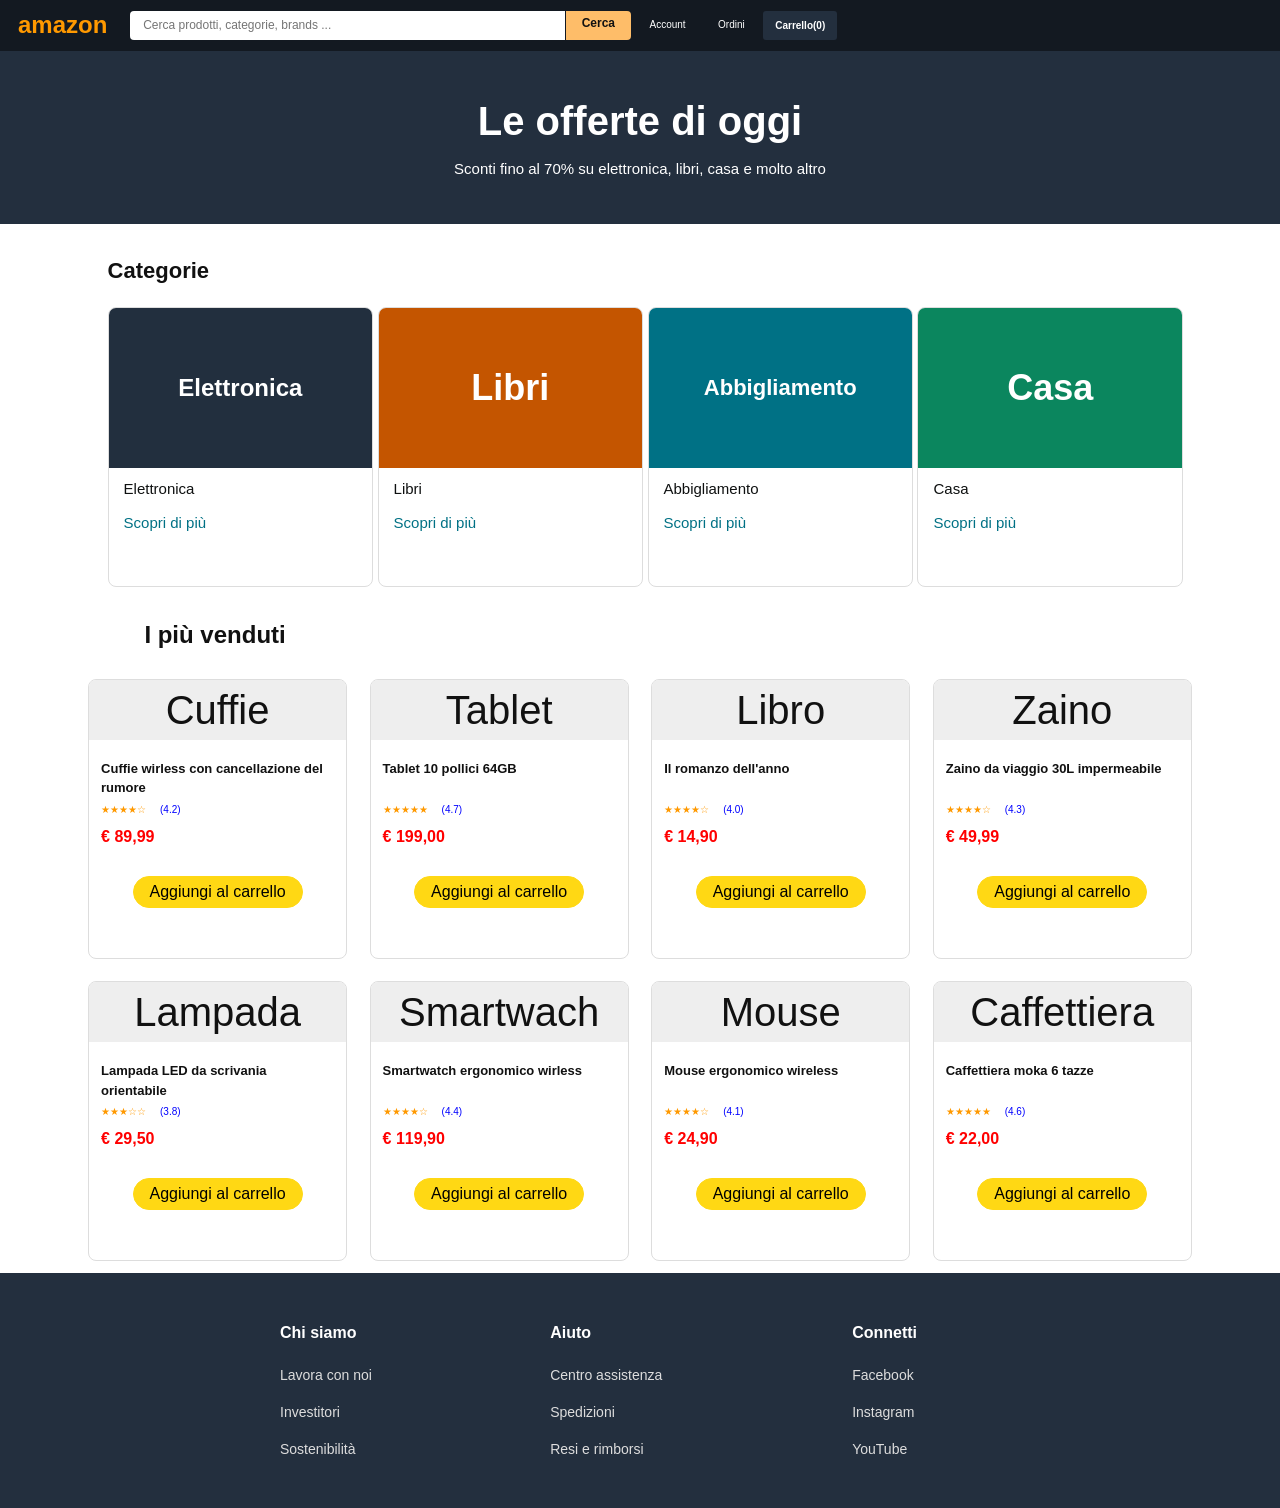
<file: index.html>
<!doctype html>
<html lang="it">

<head>
  <meta charset="UTF-8" />
  <meta name="viewport" content="width=device-width, initial-scale=1.0" />
  <title>Amazon Homepage — Week Project</title>
  <link rel="stylesheet" href="style.css" />
</head>

<body>
  <header id header>
    <!-- Logo, barra di ricerca, link Account / Ordini / Carrello -->
    <div class="divH">
      <h1>amazon</h1>
      <input type="text" id="Ricerca" name="Ricerca" placeholder=" Cerca prodotti, categorie, brands ..." required />
       <a href="javascript:void(0)" class="buttonI">Cerca</a>
        <h5>Account</h5>
        <h5>Ordini</h5>
        <span><button class="buttonII">Carrello(0)</span></button>
    </div>
  </header>

  <main>
    <section class="hero">
      <!-- Titolo grande, sottotitolo -->
      <h2>Le offerte di oggi</h2>
      <h3>Sconti fino al 70% su elettronica, libri, casa e molto altro</h3>
    </section>

    <section class="categorie">
  <h2>Categorie</h2>

  <div class="BCe">
    <div class="titoloCategoria">Elettronica</div>
    <p>Elettronica</p>
    <p class="Void"><a href="javascript:void(0)">Scopri di più</a></p>
  </div>

  <div class="BCl">
    <div class="titoloCategoria">Libri</div>
    <p>Libri</p>
    <p class="Void"><a href="javascript:void(0)">Scopri di più</a></p>
  </div>

  <div class="BCa">
    <div class="titoloCategoria">Abbigliamento</div>
    <p>Abbigliamento</p>
    <p class="Void"><a href="javascript:void(0)">Scopri di più</a></p>
  </div>

  <div class="BCc">
    <div class="titoloCategoria">Casa</div>
    <p>Casa</p>
    <p class="Void"><a href="javascript:void(0)">Scopri di più</a></p>
  </div>
</section>

    <section class="prodotti">
      <h2>I più venduti</h2>
      <div class="oggetti">
        <span class="NI">Cuffie</span>
        <h4>Cuffie wirless con cancellazione del rumore</h4>
        <p class="star">★★★★☆<span class="Valutazione">(4.2)</span></p>
        <p class="prezzo">€ 89,99</p>
        <button>Aggiungi al carrello</button>
      </div>
      <div class="oggetti">
        <span class="NI">Tablet</span>
        <h4>Tablet 10 pollici 64GB</h4>
        <p class="star">★★★★★<span class="Valutazione">(4.7)</span></p>
        <p class="prezzo">€ 199,00</p>
        <button>Aggiungi al carrello</button>
      </div>
      <div class="oggetti">
        <span class="NI">Libro</span>
        <h4>Il romanzo dell'anno</h4>
        <p class="star">★★★★☆<span class="Valutazione">(4.0)</span></p>
        <p class="prezzo">€ 14,90</p>
        <button>Aggiungi al carrello</button>
      </div>
      <div class="oggetti">
        <span class="NI">Zaino</span>
        <h4>Zaino da viaggio 30L impermeabile</h4>
        <p class="star">★★★★☆<span class="Valutazione">(4.3)</span></p>
        <p class="prezzo">€ 49,99</p>
        <button>Aggiungi al carrello</button>
      </div>
      <div class="oggetti">
        <span class="NI">Lampada</span>
        <h4>Lampada LED da scrivania orientabile</h4>
        <p class="star">★★★☆☆<span class="Valutazione">(3.8)</span></p>
        <p class="prezzo">€ 29,50</p>
        <button>Aggiungi al carrello</button>
      </div>
      <div class="oggetti">
        <span class="NI">Smartwach</span>
        <h4>Smartwatch ergonomico wirless</h4>
        <p class="star">★★★★☆<span class="Valutazione">(4.4)</span></p>
        <p class="prezzo">€ 119,90</p>
        <button>Aggiungi al carrello</button>
      </div>
      <div class="oggetti">
        <span class="NI">Mouse</span>
        <h4>Mouse ergonomico wireless</h4>
        <p class="star">★★★★☆<span class="Valutazione">(4.1)</span></p>
        <p class="prezzo">€ 24,90</p>
        <button>Aggiungi al carrello</button>
      </div>
      <div class="oggetti">
        <span class="NI">Caffettiera</span>
        <h4>Caffettiera moka 6 tazze</h4>
        <p class="star">★★★★★<span class="Valutazione">(4.6)</span></p>
        <p class="prezzo">€ 22,00</p>
        <button>Aggiungi al carrello</button>
      </div>
    </section>
  </main>

 <footer>
  <div class="footer-container">
    <table>
      <thead>
        <tr>
          <th>Chi siamo</th>
          <th>Aiuto</th>
          <th>Connetti</th>
        </tr>
      </thead>
      <tbody>
        <tr>
          <td><a href="javascript:void(0)">Lavora con noi</a></td>
          <td><a href="javascript:void(0)">Centro assistenza</a></td>
          <td><a href="javascript:void(0)">Facebook</a></td>
        </tr>
        <tr>
          <td><a href="javascript:void(0)">Investitori</a></td>
          <td><a href="javascript:void(0)">Spedizioni</a></td>
          <td><a href="javascript:void(0)">Instagram</a></td>
        </tr>
        <tr>
          <td><a href="javascript:void(0)">Sostenibilità</a></td>
          <td><a href="javascript:void(0)">Resi e rimborsi</a></td>
          <td><a href="javascript:void(0)">YouTube</a></td>
        </tr>
      </tbody>
    </table>
  </div>
</footer>
</body>
</html>
</file>
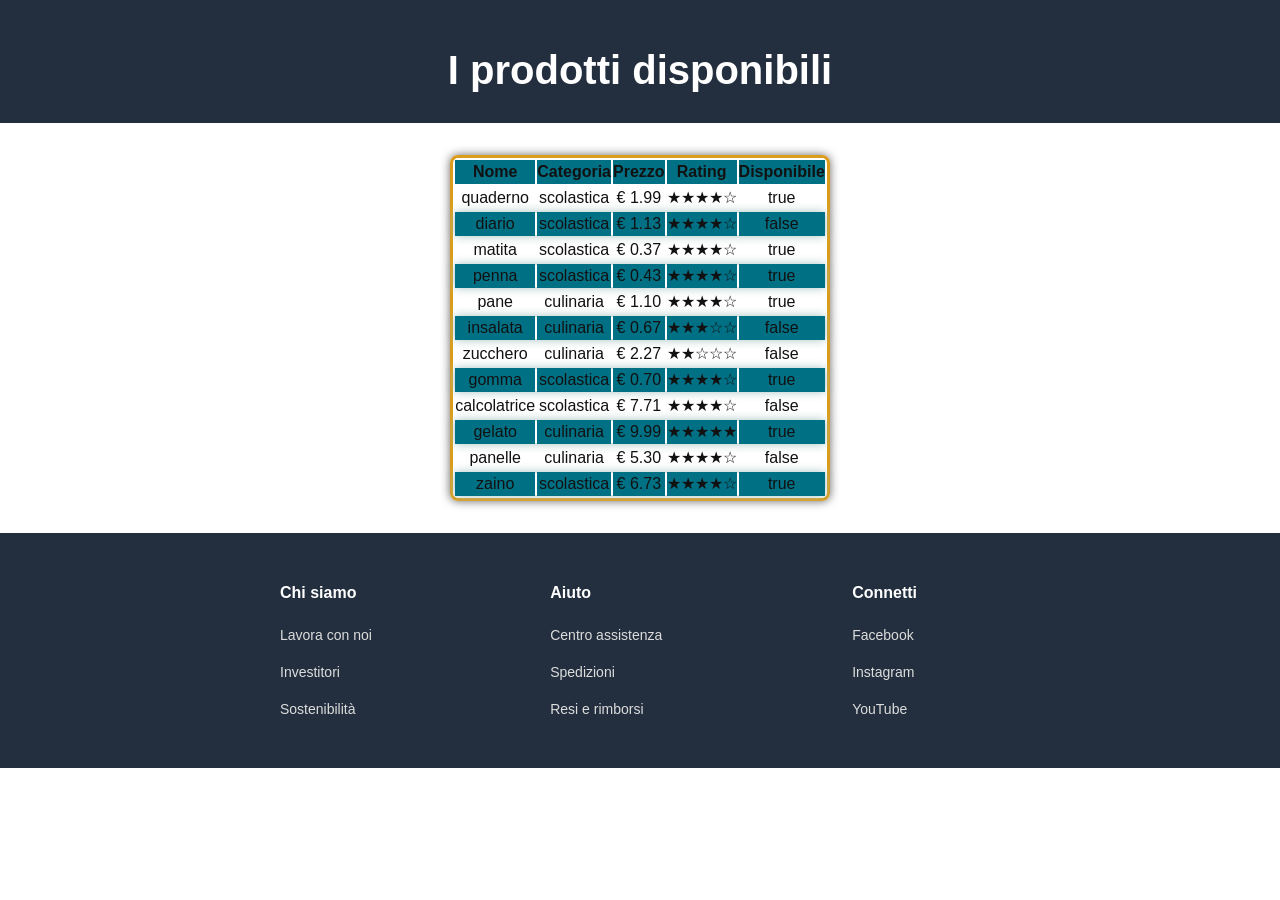
<file: QuesitiJava.html>
<!DOCTYPE html>
<html lang="it">

<head>
    <meta charset="UTF-8">
    <meta name="viewport" content="width=device-width, initial-scale=1.0">
    <title>Document</title>
    <link rel="stylesheet" href="style.css" />
</head>

<body>
    <section class="hero">
        <h2 id=h22>I prodotti disponibili</h2>
    </section>
    <table>
        <tr>
                <div id="grigliaProdotti"></div>
        </tr>
    </table>
    <footer>
        <div class="footer-container">
            <table>
                <thead>
                    <tr>
                        <th>Chi siamo</th>
                        <th>Aiuto</th>
                        <th>Connetti</th>
                    </tr>
                </thead>
                <tbody>
                    <tr>
                        <td><a href="javascript:void(0)">Lavora con noi</a></td>
                        <td><a href="javascript:void(0)">Centro assistenza</a></td>
                        <td><a href="javascript:void(0)">Facebook</a></td>
                    </tr>
                    <tr>
                        <td><a href="javascript:void(0)">Investitori</a></td>
                        <td><a href="javascript:void(0)">Spedizioni</a></td>
                        <td><a href="javascript:void(0)">Instagram</a></td>
                    </tr>
                    <tr>
                        <td><a href="javascript:void(0)">Sostenibilità</a></td>
                        <td><a href="javascript:void(0)">Resi e rimborsi</a></td>
                        <td><a href="javascript:void(0)">YouTube</a></td>
                    </tr>
                </tbody>
            </table>
        </div>
    </footer>
    <script src="script.js"></script>
</body>

</html>
</file>
<file: style.css>
/* CSS reset minimo */
* {
  margin: 0;
  padding: 0;
  box-sizing: border-box;
}

body {
  font-family: -apple-system, BlinkMacSystemFont, "Segoe UI", Roboto, Helvetica, Arial, sans-serif;
  line-height: 1.5;
  color: #111;
  background: #fff;
}

img {
  max-width: 100%;
  display: block;
}

a {
  color: inherit;
  text-decoration: none;
}

button {
  font-family: inherit;
  cursor: pointer;
  border: none;
  background: none;
}

/* Scrivi qui sotto i tuoi stili */
#header{
  position: sticky; top: 0;
  width: 100%;
}

.divH {
  background-color: #131921;
  height: 51px;
  padding: 10px 18px;
}

h1 {
  color: #FF9900;
  display: inline-block;
  vertical-align: middle;
  font-size: 24px;
  line-height: 30px;
  margin: 0 18px 0 0;
}

#Ricerca {
  display: inline-block;
  vertical-align: middle;
  width: 35%;
  height: 29px;
  padding: 0 10px;
  border: none;
  border-radius: 4px 0 0 4px;
  background-color: #fff;
  font-family: inherit;
  font-size: 12px;
  font-weight: 400;
}

.buttonI {
  display: inline-block;
  vertical-align: middle;
  height: 29px;
  padding: 3px 16px;
  margin-left: -4px;
  background-color: #febd69;
  color: #111;
  border-radius: 0 4px 4px 0;
  font-size: 12px;
  font-weight: 600;
}

h5 {
  display: inline-block;
  vertical-align: middle;
  color: #fff;
  font-size: 10px;
  font-weight: 400;
  line-height: 30px;
  margin: 0 14px;
}
h5:hover{
text-decoration: underline;
}

.buttonII {
  display: inline-block;
  vertical-align: middle;
  color: #fff;
  background-color: #232f3e;
  font-family: inherit;
  font-size: 10px;
  font-weight: 600;
  height: 29px;
  padding: 0 12px;
  border: none;
  border-radius: 3px;
  cursor: pointer;
}
.buttonII:hover {
  text-decoration: underline;
}
.hero{
    background-color: #232f3e;
    color :#ffffffff;
    text-align: center;
    border: solid #232f3e;
}
.hero h2 {
  margin-top: 30px;
  padding:7px;
  font-size: 40px;
}

.hero h3 {
  margin-bottom: 40px;
  font-size: 15px;
  font-weight: 400;
}
.categorie {
  margin: 30px 18px;
   padding-left: 7%
}

.categorie h2 {
  margin: 20px 0;
  font-size: 22px;
}

.BCe,
.BCl,
.BCa,
.BCc {
  display: inline-block;
  width: 23%;
  height: 280px; 
  background-color: #fff;
  border: 1px solid #ddd;
  border-radius: 8px;
  overflow: hidden;
  text-align: left;
  vertical-align: top;
}

.BCc {
  margin-right: 0;
}

.titoloCategoria {
  height: 160px;
  display: flex;
  align-items: center;
  justify-content: center;
  padding: 0 20px;
  color: #fff;
  text-align: center;
  font-weight: bold;
}
.titoloCategoria:hover{
  margin-top: -5px;
}

.BCe .titoloCategoria {
  background-color: #222f3e;
  font-size: 24px;
}

.BCl .titoloCategoria {
  background-color: #c45500;
  font-size: 36px;
}

.BCa .titoloCategoria {
  background-color: #007185;
  font-size: 22px;
}

.BCc .titoloCategoria {
  background-color: #0b865e;
  font-size: 36px;
}

.categorie p {
  color: #0f1111; 
  padding: 10px 15px 2px 15px;
  margin: 0;
  font-size: 15px;
  text-align: left;
  font-weight: 500;
}

.Void {
  padding: 0 15px 10px 15px;
  margin: 0;
  font-size: 13px;
  text-align: left;
}

.Void a {
  color: #007185;
  text-decoration: none;
}

.Void a:hover {
  text-decoration: underline;
  color: #c7511f;
}
.prodotti {
  padding: 0 6%;
  font-size: 0;
}

.prodotti h2 {
  margin: 15px 0;
  padding: 0;
  font-size: 24px;
  padding-left: 6%;
}

.prodotti .oggetti {
  display: inline-block;
  vertical-align: top;
  width: 23%;
  height: 280px;
  margin: 1%;
  padding: 12px;
  border: 1px solid #ddd;
  border-radius: 8px;
  text-align: center;
  overflow: hidden;
  font-size: 40px;
}

.prodotti .oggetti .NI {
  display: block;
  background-color: #EEEEEE;
  margin: -12px -12px 12px -12px;
  text-align: center;
  font-size: 40px;
  
}

.prodotti .oggetti h4 {
  font-size: 13px;
  text-align: left;
  padding: 3% 0 0;
  height:45px;
}

.prodotti .oggetti .star {
  font-size: 10px;
  color: #FF9900;
  text-align: left;
  margin: 5px 0;
  padding: 0;
  height: 15px;
}

.prodotti .oggetti .Valutazione {
  color: blue;
  padding-left: 6%;
}

.prodotti .oggetti .prezzo {
  text-align: left;
  font-size: 16px;
  color: red;
  font-weight: 600;
  padding: 0;
  margin: 8px 0;
  height: 20px;
}

.prodotti .oggetti button {
  display: inline-block;
  background-color: #FFD814;
  font-size: 16px;
  border: 1px solid #FFD814;
  border-radius: 16px;
  padding: 6px 16px;
  margin: 10px auto;
}
footer {
  background-color: #232F3E;
  width: 100%;
  padding: 40px 0;
  color: white;
  font-size: 14px;
  text-align: center;
}

.footer-container {
  width: 100%;
}

footer table {
  margin: 0 auto;
  border-collapse: collapse;
  width: 800px;
}

footer th,
footer td {
  padding: 8px 40px;
}

footer tr:nth-child(1) th, 
footer tr:nth-child(1) td {
  text-align: left;
}

footer tr:nth-child(2) th, 
footer tr:nth-child(2) td {
  text-align: left;
}

footer tr:nth-child(3) th, 
footer tr:nth-child(3) td {
  text-align: left;
}

/* Eventuale quarta riga */
footer tr:nth-child(4) th, 
footer tr:nth-child(4) td {
  text-align: left; 
}

footer th {
  font-size: 16px;
  font-weight: 750;
  padding-bottom: 12px;
  color: #ffffff;
}

footer td a {
  color: #dddddd;
  text-decoration: none;
}

footer td a:hover {
  text-decoration: underline;
}

#h22 {
  text-align: center;
  padding-bottom:20px;
}
#grigliaProdotti {

  margin: 16px;
  padding: 16px;
    text-align: center;
}
#grigliaProdotti table {
    margin: 0 auto;
      border: 3px solid #d8980ef1;
       box-shadow: 0px 0px 10px #201313a4;
      border-radius: 8px;
}
#grigliaProdotti th{
  background-color: #007185;
}

#grigliaProdotti tbody tr:nth-child(even) {
    background-color: #007185;
    box-shadow: 0px 0px 10px #a2bfc0f1;
}
</file>
